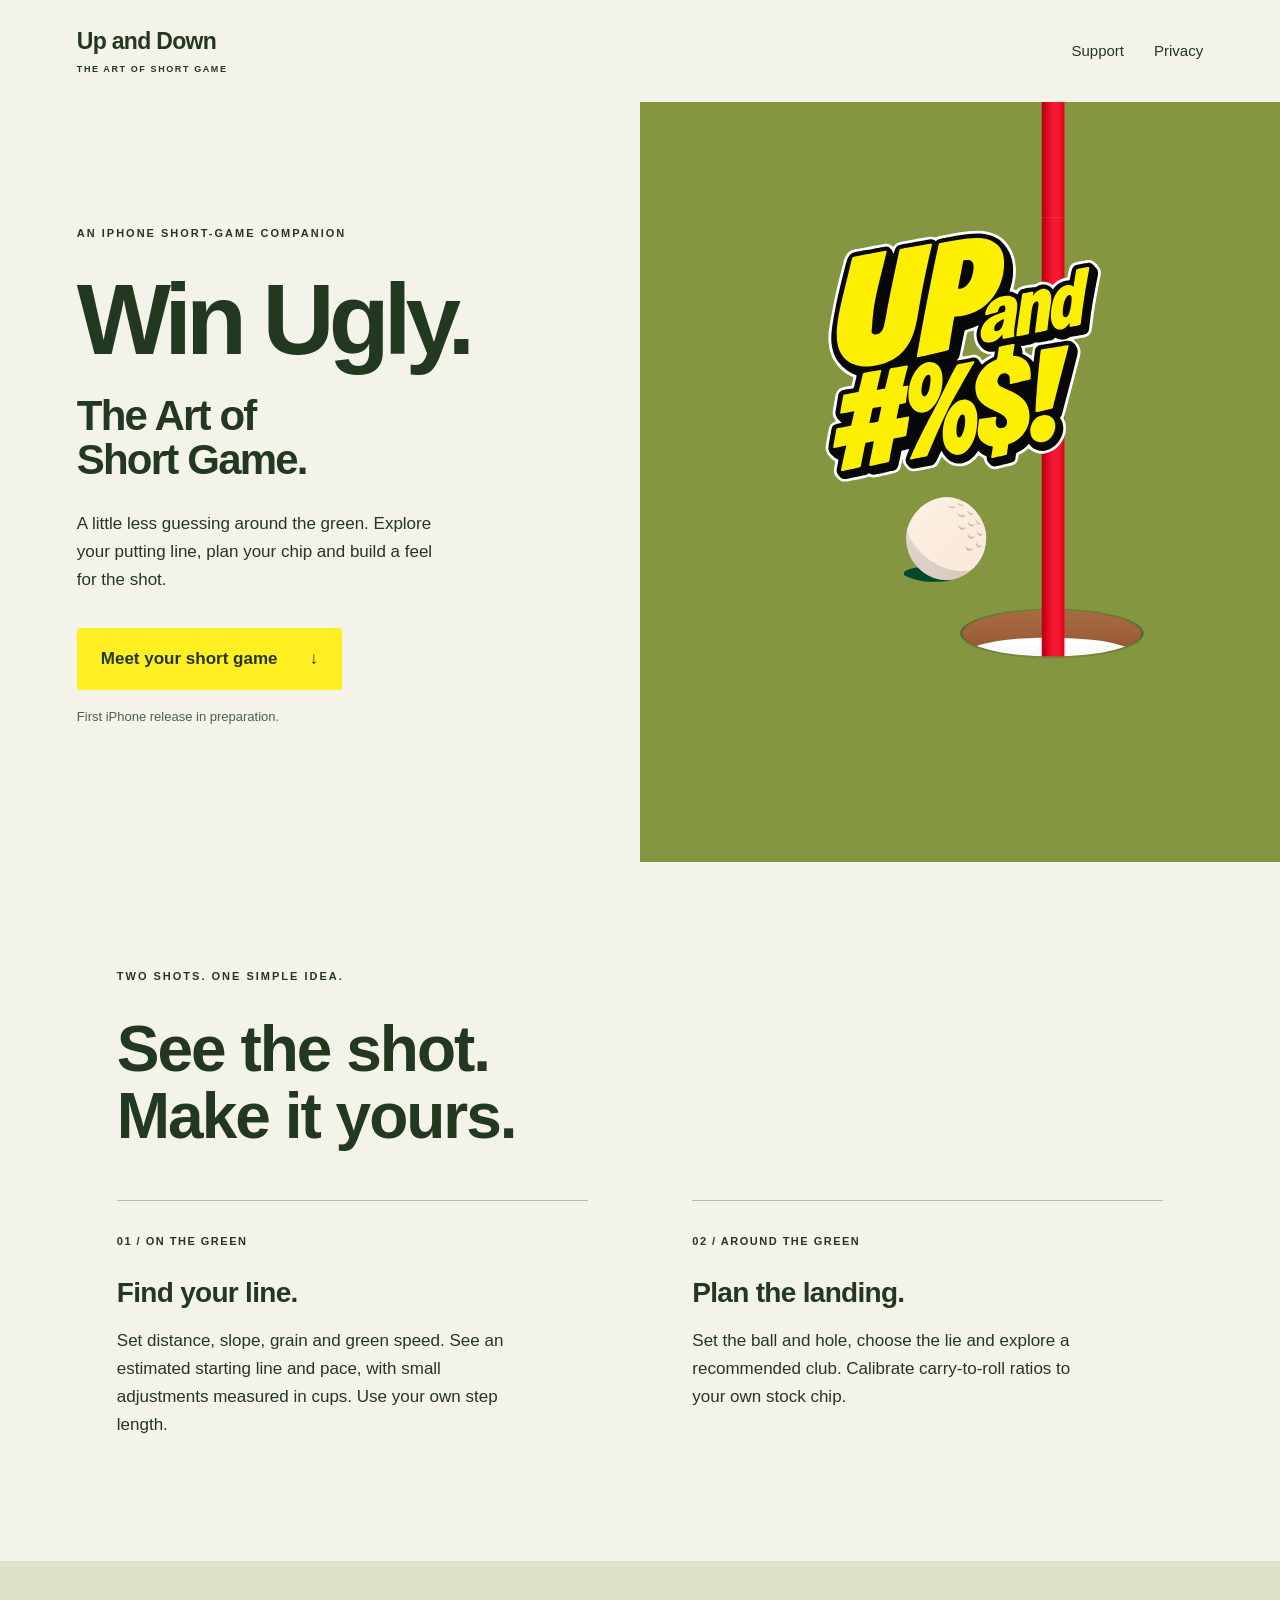
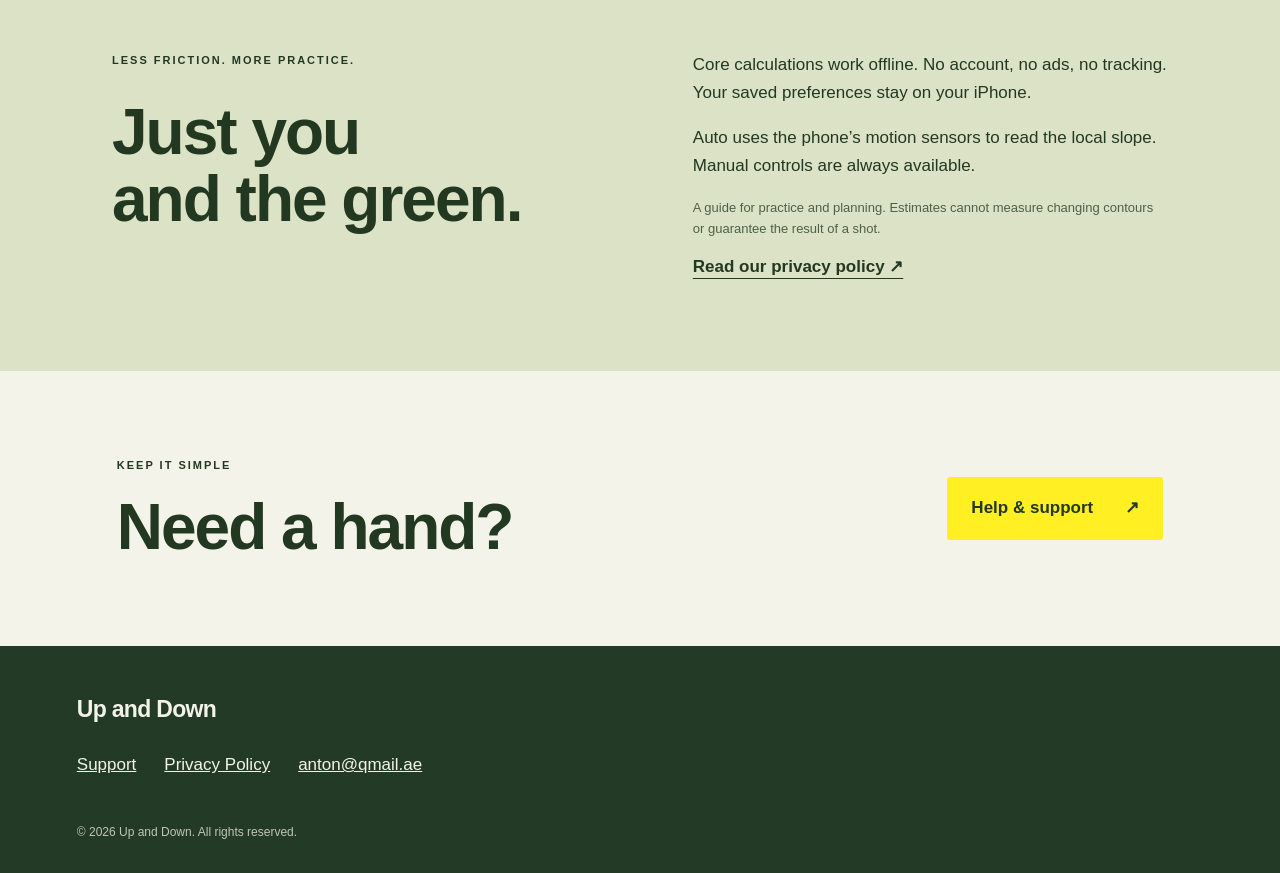
<file: index.html>
<!doctype html><html lang="en"><head><base href="/"><meta charset="utf-8"><meta name="viewport" content="width=device-width,initial-scale=1"><meta name="description" content="Up and Down — an iPhone companion for putting and chipping. Support, practical guidance and privacy information."><meta name="theme-color" content="#849640"><link rel="icon" href="assets/icon.png"><link rel="stylesheet" href="style.css?v=20261108-vector"><title>Win Ugly. · Up and Down</title></head><body><a class="skip" href="#main">Skip to content</a><header><a class="brand" href="">Up and Down<span>THE ART OF SHORT GAME</span></a><nav aria-label="Main navigation"><a href="support/">Support</a><a href="privacy/">Privacy</a></nav></header><main id="main"><section class="hero"><div class="hero-copy"><p class="eyebrow">AN IPHONE SHORT-GAME COMPANION</p><h1>Win Ugly.</h1><p class="tagline">The Art of<br>Short Game.</p><p class="intro">A little less guessing around the green. Explore your putting line, plan your chip and build a feel for the shot.</p><a class="cta" href="#game">Meet your short game <span>↓</span></a><p class="launch-note">First iPhone release in preparation.</p></div><div class="hero-art"><img src="assets/brand.svg?v=20261108-spacing" alt="Up and Down golf illustration with a ball beside the hole" fetchpriority="high"></div></section><section class="game-section" id="game"><p class="eyebrow">TWO SHOTS. ONE SIMPLE IDEA.</p><h2>See the shot.<br>Make it yours.</h2><div class="game-grid"><article><span class="section-number">01 / ON THE GREEN</span><h3>Find your line.</h3><p>Set distance, slope, grain and green speed. See an estimated starting line and pace, with small adjustments measured in cups. Use your own step length.</p></article><article><span class="section-number">02 / AROUND THE GREEN</span><h3>Plan the landing.</h3><p>Set the ball and hole, choose the lie and explore a recommended club. Calibrate carry-to-roll ratios to your own stock chip.</p></article></div></section><section class="quiet"><div><p class="eyebrow">LESS FRICTION. MORE PRACTICE.</p><h2>Just you<br>and the green.</h2></div><div><p>Core calculations work offline. No account, no ads, no tracking. Your saved preferences stay on your iPhone.</p><p>Auto uses the phone’s motion sensors to read the local slope. Manual controls are always available.</p><p class="small">A guide for practice and planning. Estimates cannot measure changing contours or guarantee the result of a shot.</p><a class="text-link" href="privacy/">Read our privacy policy ↗</a></div></section><section class="support-strip"><div><p class="eyebrow">KEEP IT SIMPLE</p><h2>Need a hand?</h2></div><a class="cta" href="support/">Help &amp; support <span>↗</span></a></section></main><footer><a class="brand" href="">Up and Down</a><div><a href="support/">Support</a><a href="privacy/">Privacy Policy</a><a href="mailto:anton@qmail.ae">anton@qmail.ae</a></div><p>© 2026 Up and Down. All rights reserved.</p></footer></body></html>
</file>
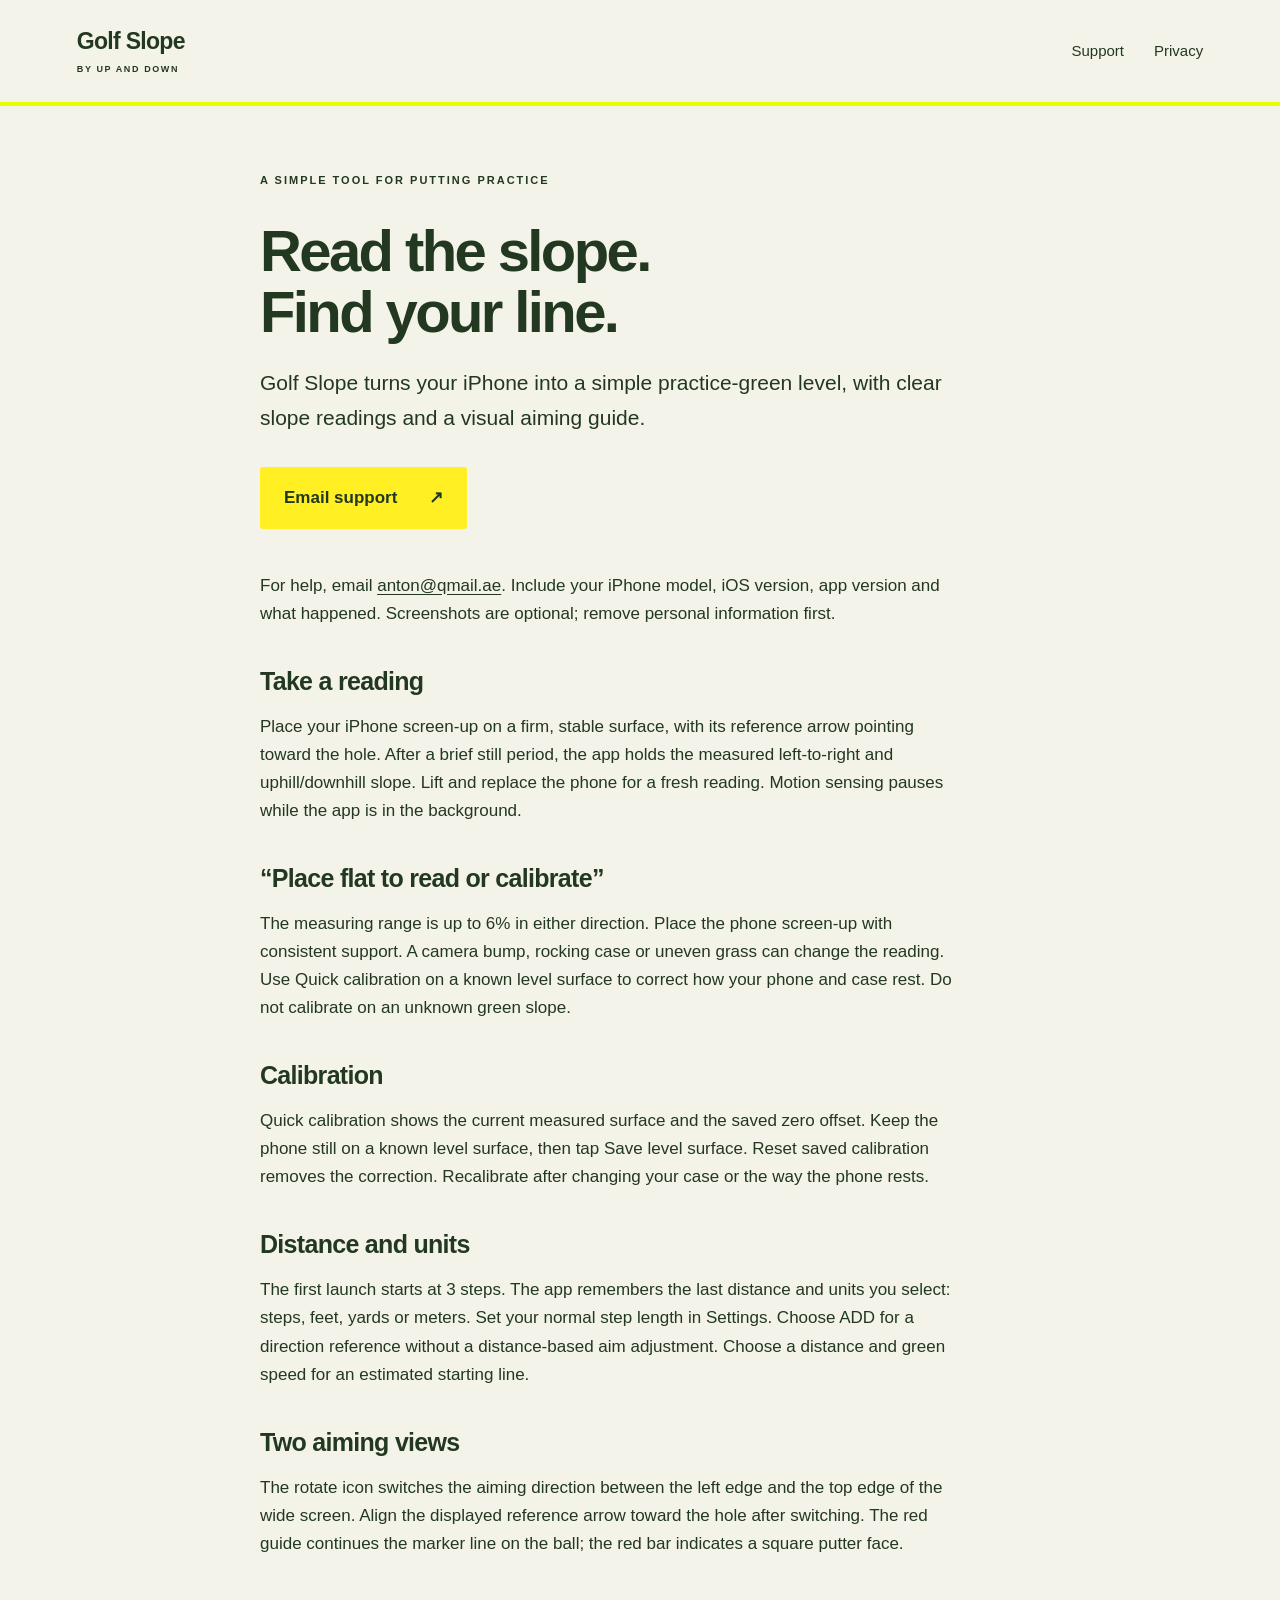
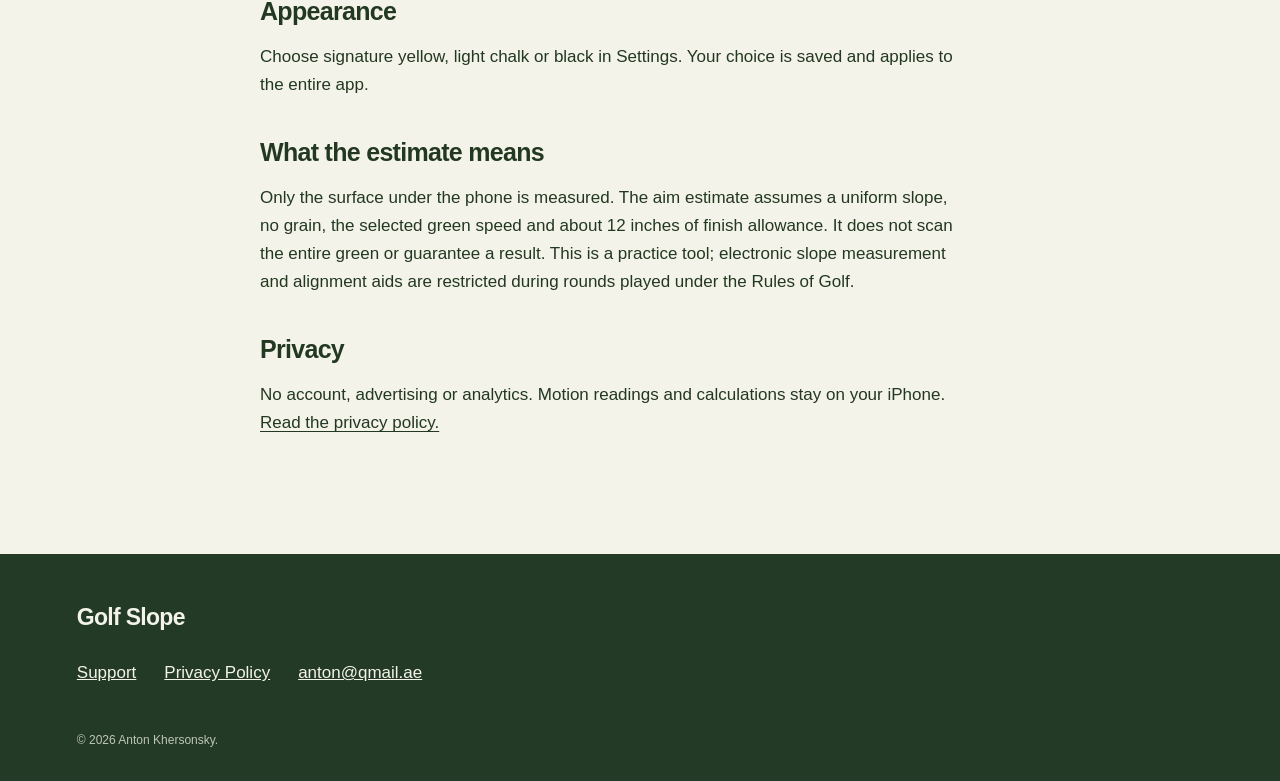
<file: golf-slope/index.html>
<!doctype html><html lang="en"><head><meta charset="utf-8"><meta name="viewport" content="width=device-width,initial-scale=1"><meta name="theme-color" content="#E6FF00"><link rel="stylesheet" href="/style.css"><title>Support · Golf Slope</title><style>.brand{font-style:normal}header{border-bottom:4px solid #e6ff00}h1{letter-spacing:-.05em}a:focus-visible{outline:3px solid #14744d;outline-offset:4px}</style></head><body><a class="skip" href="#main">Skip to content</a><header><a class="brand" href="/golf-slope/">Golf Slope<span>BY UP AND DOWN</span></a><nav aria-label="Main navigation"><a href="/golf-slope/">Support</a><a href="/golf-slope/privacy/">Privacy</a></nav></header><main id="main" class="article"><p class="eyebrow">A SIMPLE TOOL FOR PUTTING PRACTICE</p><h1>Read the slope.<br>Find your line.</h1><p class="lead">Golf Slope turns your iPhone into a simple practice-green level, with clear slope readings and a visual aiming guide.</p><a class="cta" href="mailto:anton@qmail.ae?subject=Golf%20Slope%20support">Email support <span>↗</span></a><p>For help, email <a href="mailto:anton@qmail.ae?subject=Golf%20Slope%20support">anton@qmail.ae</a>. Include your iPhone model, iOS version, app version and what happened. Screenshots are optional; remove personal information first.</p>
<h3>Take a reading</h3><p>Place your iPhone screen-up on a firm, stable surface, with its reference arrow pointing toward the hole. After a brief still period, the app holds the measured left-to-right and uphill/downhill slope. Lift and replace the phone for a fresh reading. Motion sensing pauses while the app is in the background.</p>
<h3>“Place flat to read or calibrate”</h3><p>The measuring range is up to 6% in either direction. Place the phone screen-up with consistent support. A camera bump, rocking case or uneven grass can change the reading. Use Quick calibration on a known level surface to correct how your phone and case rest. Do not calibrate on an unknown green slope.</p>
<h3>Calibration</h3><p>Quick calibration shows the current measured surface and the saved zero offset. Keep the phone still on a known level surface, then tap Save level surface. Reset saved calibration removes the correction. Recalibrate after changing your case or the way the phone rests.</p>
<h3>Distance and units</h3><p>The first launch starts at 3 steps. The app remembers the last distance and units you select: steps, feet, yards or meters. Set your normal step length in Settings. Choose ADD for a direction reference without a distance-based aim adjustment. Choose a distance and green speed for an estimated starting line.</p>
<h3>Two aiming views</h3><p>The rotate icon switches the aiming direction between the left edge and the top edge of the wide screen. Align the displayed reference arrow toward the hole after switching. The red guide continues the marker line on the ball; the red bar indicates a square putter face.</p>
<h3>Appearance</h3><p>Choose signature yellow, light chalk or black in Settings. Your choice is saved and applies to the entire app.</p>
<h3>What the estimate means</h3><p>Only the surface under the phone is measured. The aim estimate assumes a uniform slope, no grain, the selected green speed and about 12 inches of finish allowance. It does not scan the entire green or guarantee a result. This is a practice tool; electronic slope measurement and alignment aids are restricted during rounds played under the Rules of Golf.</p>
<h3>Privacy</h3><p>No account, advertising or analytics. Motion readings and calculations stay on your iPhone. <a href="/golf-slope/privacy/">Read the privacy policy.</a></p></main><footer><a class="brand" href="/golf-slope/">Golf Slope</a><div><a href="/golf-slope/">Support</a><a href="/golf-slope/privacy/">Privacy Policy</a><a href="mailto:anton@qmail.ae">anton@qmail.ae</a></div><p>© 2026 Anton Khersonsky.</p></footer></body></html>
</file>
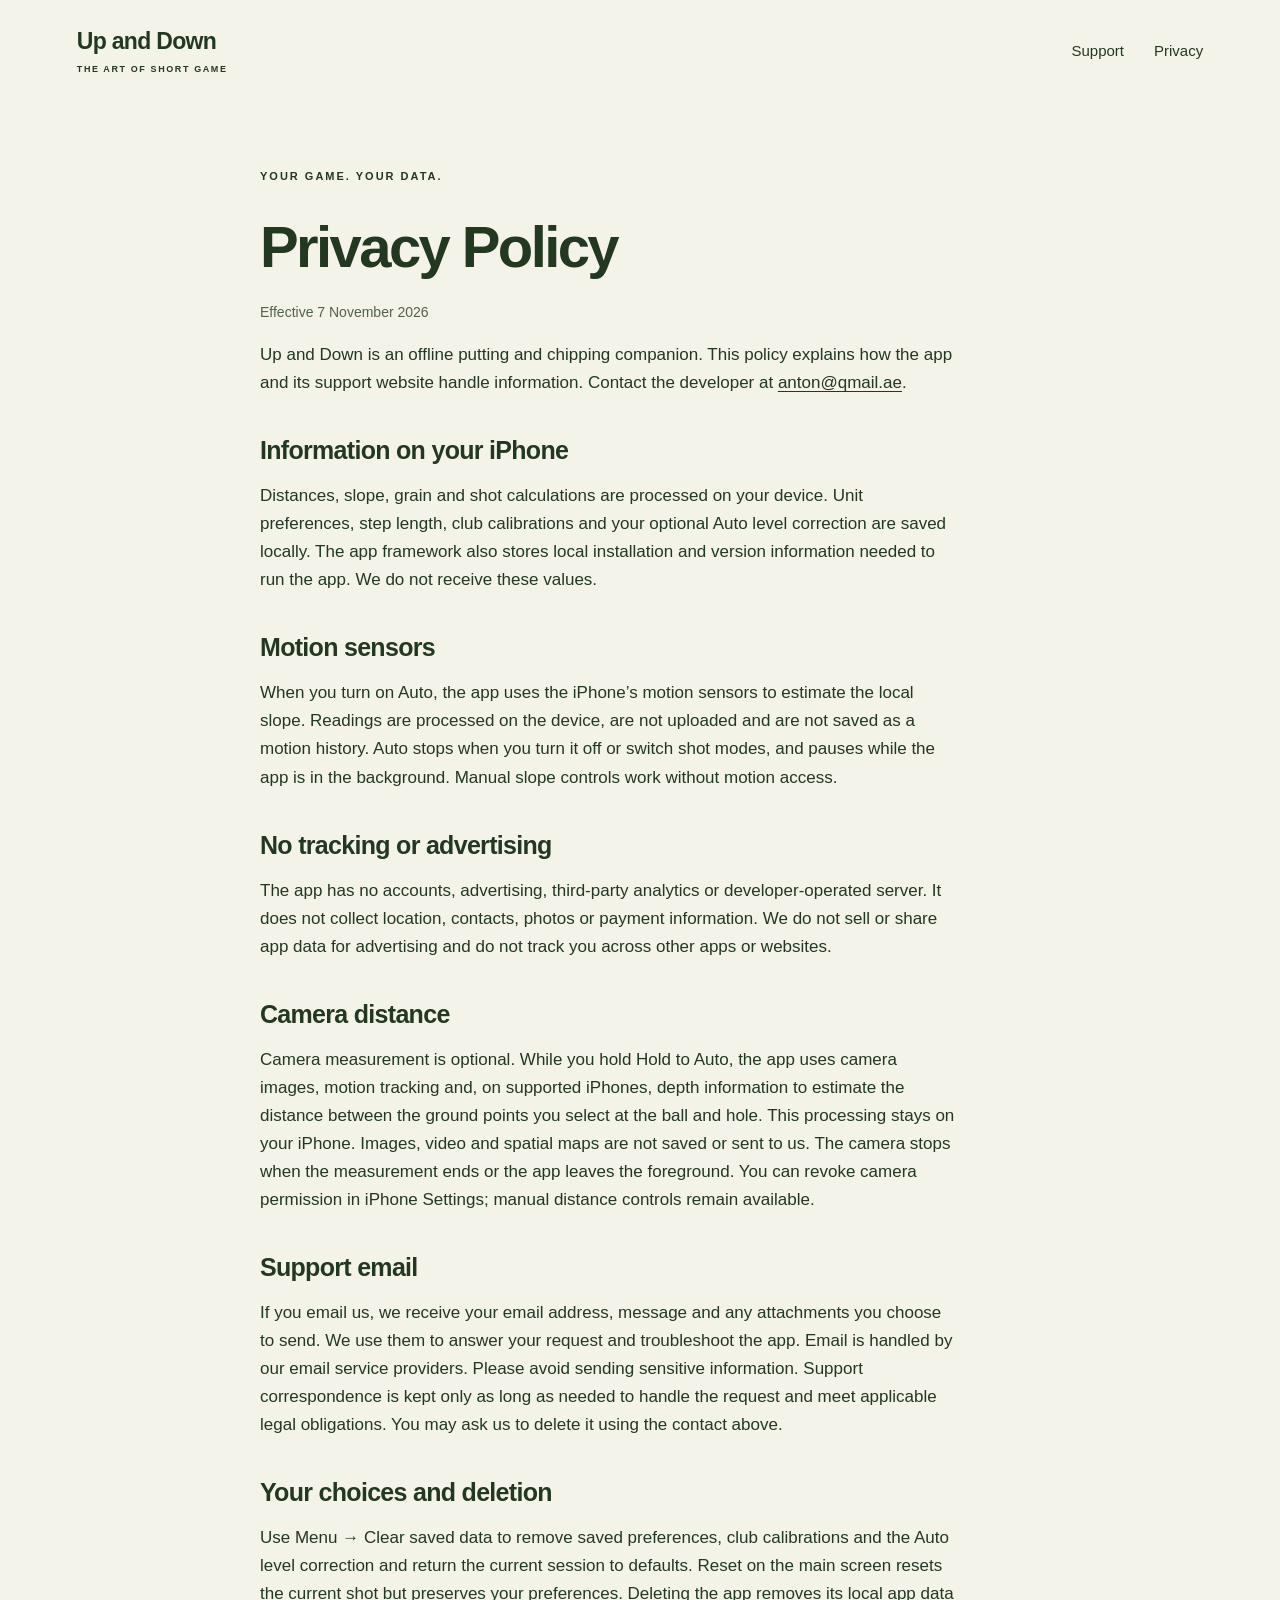
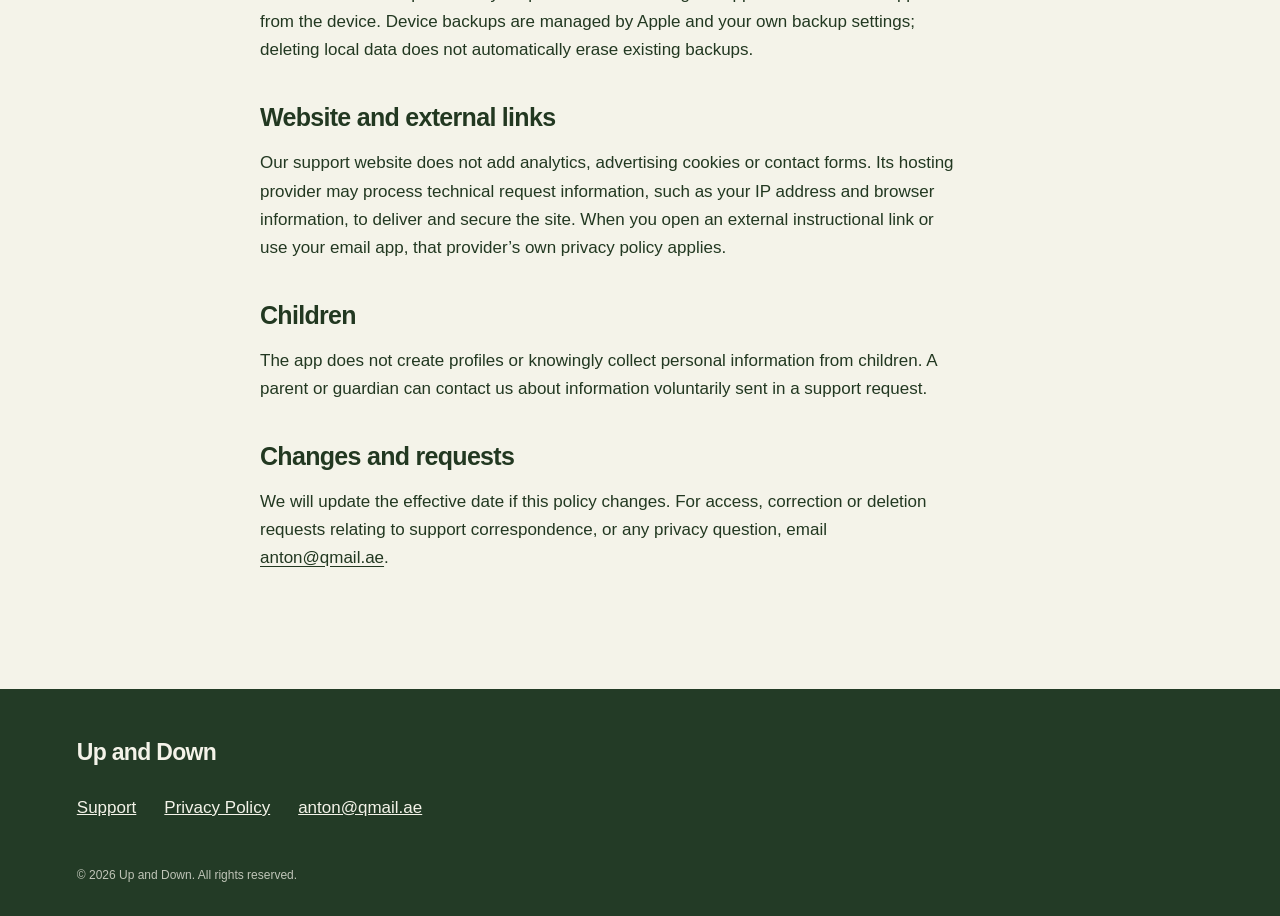
<file: privacy/index.html>
<!doctype html><html lang="en"><head><base href="/"><meta charset="utf-8"><meta name="viewport" content="width=device-width,initial-scale=1"><meta name="description" content="Up and Down — an iPhone companion for putting and chipping. Support, practical guidance and privacy information."><meta name="theme-color" content="#849640"><link rel="icon" href="assets/icon.png"><link rel="stylesheet" href="style.css"><title>Privacy Policy · Up and Down</title></head><body><a class="skip" href="privacy/#main">Skip to content</a><header><a class="brand" href="">Up and Down<span>THE ART OF SHORT GAME</span></a><nav aria-label="Main navigation"><a href="support/">Support</a><a href="privacy/">Privacy</a></nav></header><main id="main" class="article"><p class="eyebrow">YOUR GAME. YOUR DATA.</p><h1>Privacy Policy</h1><p class="policy-date">Effective 7 November 2026</p>
<p>Up and Down is an offline putting and chipping companion. This policy explains how the app and its support website handle information. Contact the developer at <a href="mailto:anton@qmail.ae">anton@qmail.ae</a>.</p>
<h3>Information on your iPhone</h3><p>Distances, slope, grain and shot calculations are processed on your device. Unit preferences, step length, club calibrations and your optional Auto level correction are saved locally. The app framework also stores local installation and version information needed to run the app. We do not receive these values.</p>
<h3>Motion sensors</h3><p>When you turn on Auto, the app uses the iPhone’s motion sensors to estimate the local slope. Readings are processed on the device, are not uploaded and are not saved as a motion history. Auto stops when you turn it off or switch shot modes, and pauses while the app is in the background. Manual slope controls work without motion access.</p>
<h3>No tracking or advertising</h3><p>The app has no accounts, advertising, third-party analytics or developer-operated server. It does not collect location, contacts, photos or payment information. We do not sell or share app data for advertising and do not track you across other apps or websites.</p>
<h3>Camera distance</h3><p>Camera measurement is optional. While you hold Hold to Auto, the app uses camera images, motion tracking and, on supported iPhones, depth information to estimate the distance between the ground points you select at the ball and hole. This processing stays on your iPhone. Images, video and spatial maps are not saved or sent to us. The camera stops when the measurement ends or the app leaves the foreground. You can revoke camera permission in iPhone Settings; manual distance controls remain available.</p>
<h3>Support email</h3><p>If you email us, we receive your email address, message and any attachments you choose to send. We use them to answer your request and troubleshoot the app. Email is handled by our email service providers. Please avoid sending sensitive information. Support correspondence is kept only as long as needed to handle the request and meet applicable legal obligations. You may ask us to delete it using the contact above.</p>
<h3>Your choices and deletion</h3><p>Use Menu → Clear saved data to remove saved preferences, club calibrations and the Auto level correction and return the current session to defaults. Reset on the main screen resets the current shot but preserves your preferences. Deleting the app removes its local app data from the device. Device backups are managed by Apple and your own backup settings; deleting local data does not automatically erase existing backups.</p>
<h3>Website and external links</h3><p>Our support website does not add analytics, advertising cookies or contact forms. Its hosting provider may process technical request information, such as your IP address and browser information, to deliver and secure the site. When you open an external instructional link or use your email app, that provider’s own privacy policy applies.</p>
<h3>Children</h3><p>The app does not create profiles or knowingly collect personal information from children. A parent or guardian can contact us about information voluntarily sent in a support request.</p>
<h3>Changes and requests</h3><p>We will update the effective date if this policy changes. For access, correction or deletion requests relating to support correspondence, or any privacy question, email <a href="mailto:anton@qmail.ae">anton@qmail.ae</a>.</p></main><footer><a class="brand" href="">Up and Down</a><div><a href="support/">Support</a><a href="privacy/">Privacy Policy</a><a href="mailto:anton@qmail.ae">anton@qmail.ae</a></div><p>© 2026 Up and Down. All rights reserved.</p></footer></body></html>
</file>
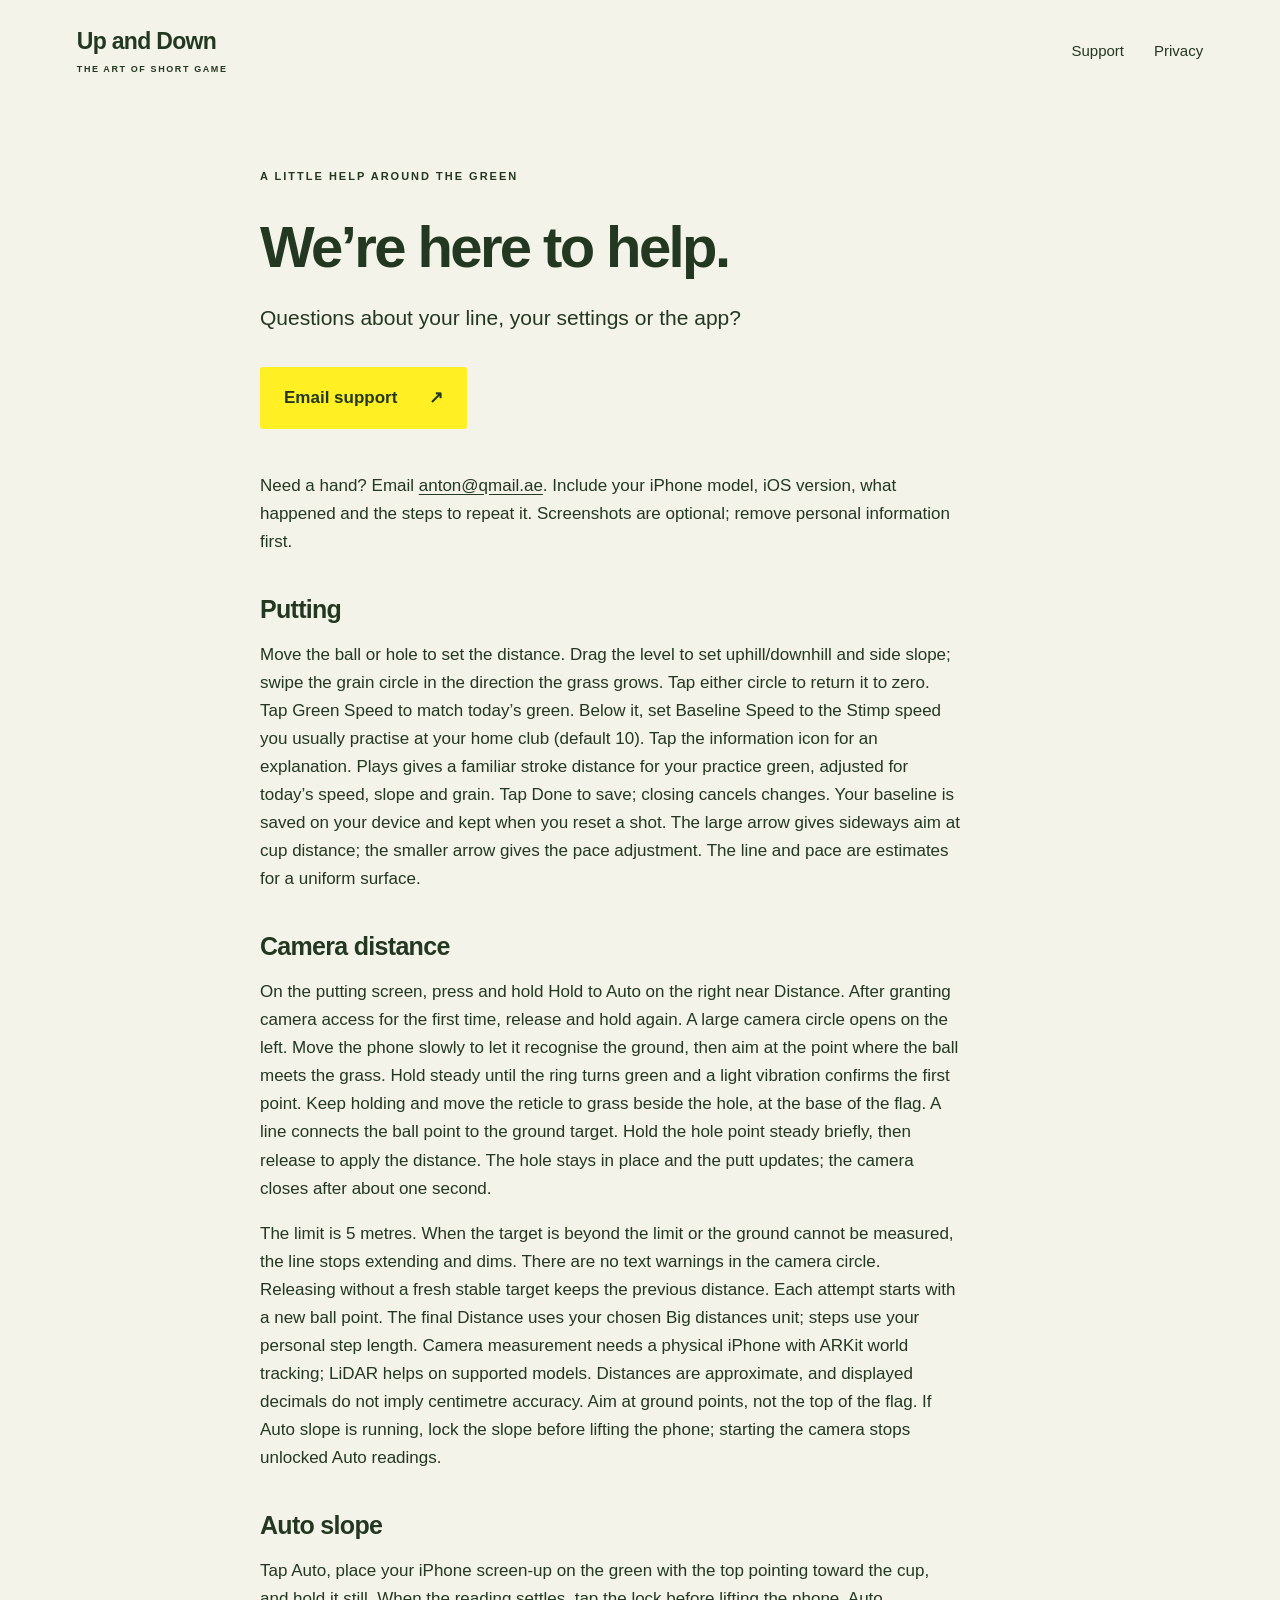
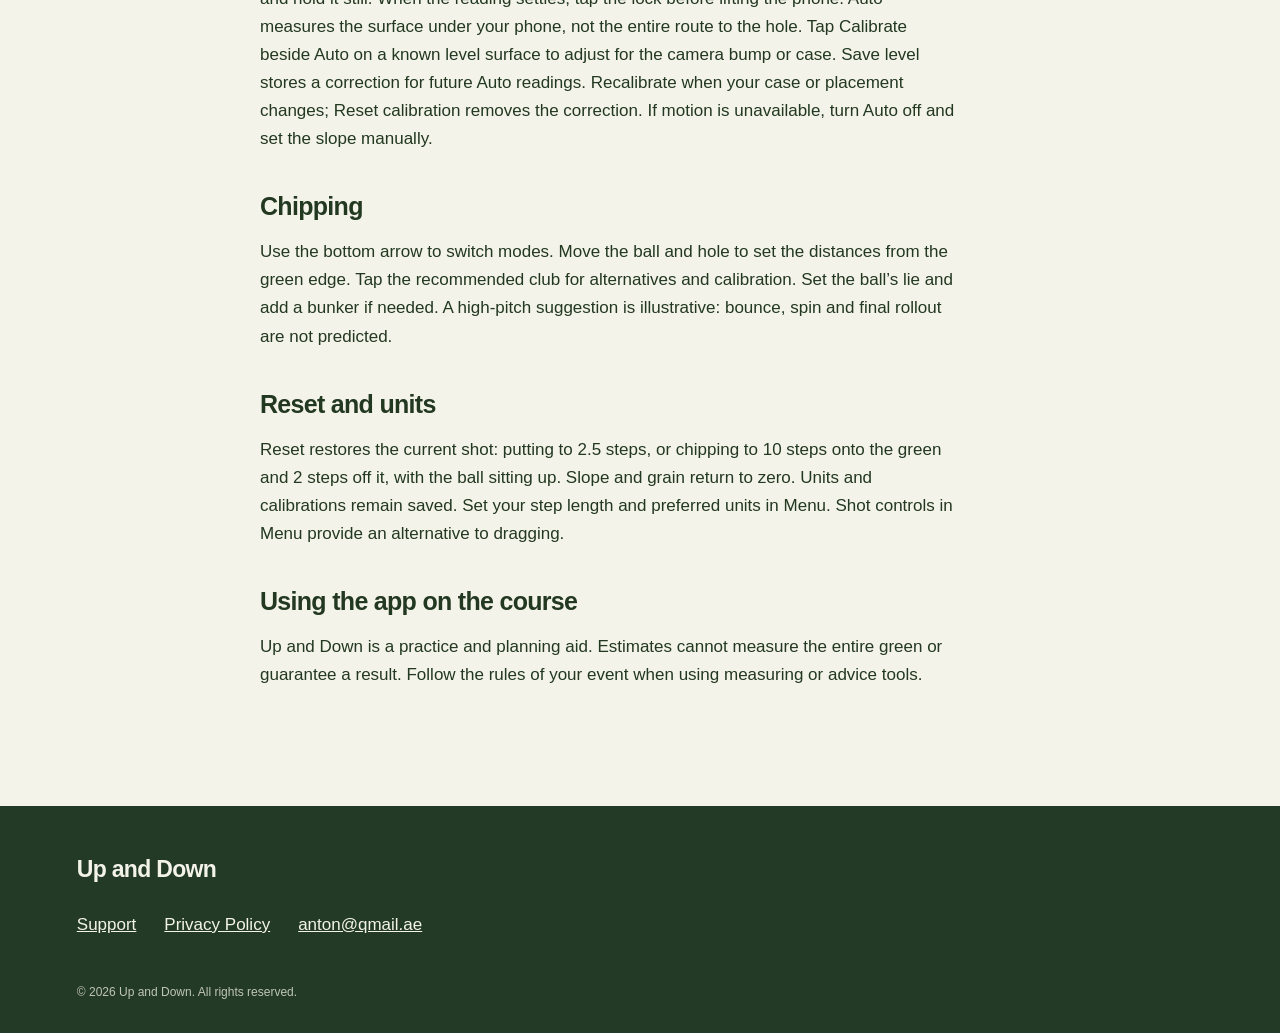
<file: support/index.html>
<!doctype html><html lang="en"><head><base href="/"><meta charset="utf-8"><meta name="viewport" content="width=device-width,initial-scale=1"><meta name="description" content="Up and Down — an iPhone companion for putting and chipping. Support, practical guidance and privacy information."><meta name="theme-color" content="#849640"><link rel="icon" href="assets/icon.png"><link rel="stylesheet" href="style.css"><title>Support · Up and Down</title></head><body><a class="skip" href="support/#main">Skip to content</a><header><a class="brand" href="">Up and Down<span>THE ART OF SHORT GAME</span></a><nav aria-label="Main navigation"><a href="support/">Support</a><a href="privacy/">Privacy</a></nav></header><main id="main" class="article"><p class="eyebrow">A LITTLE HELP AROUND THE GREEN</p><h1>We’re here to help.</h1><p class="lead">Questions about your line, your settings or the app?</p><a class="cta" href="mailto:anton@qmail.ae?subject=Up%20and%20Down%20support">Email support <span>↗</span></a><p>Need a hand? Email <a href="mailto:anton@qmail.ae?subject=Up%20and%20Down%20support">anton@qmail.ae</a>. Include your iPhone model, iOS version, what happened and the steps to repeat it. Screenshots are optional; remove personal information first.</p>
<h3>Putting</h3><p>Move the ball or hole to set the distance. Drag the level to set uphill/downhill and side slope; swipe the grain circle in the direction the grass grows. Tap either circle to return it to zero. Tap Green Speed to match today’s green. Below it, set Baseline Speed to the Stimp speed you usually practise at your home club (default 10). Tap the information icon for an explanation. Plays gives a familiar stroke distance for your practice green, adjusted for today’s speed, slope and grain. Tap Done to save; closing cancels changes. Your baseline is saved on your device and kept when you reset a shot. The large arrow gives sideways aim at cup distance; the smaller arrow gives the pace adjustment. The line and pace are estimates for a uniform surface.</p>
<h3>Camera distance</h3><p>On the putting screen, press and hold Hold to Auto on the right near Distance. After granting camera access for the first time, release and hold again. A large camera circle opens on the left. Move the phone slowly to let it recognise the ground, then aim at the point where the ball meets the grass. Hold steady until the ring turns green and a light vibration confirms the first point. Keep holding and move the reticle to grass beside the hole, at the base of the flag. A line connects the ball point to the ground target. Hold the hole point steady briefly, then release to apply the distance. The hole stays in place and the putt updates; the camera closes after about one second.</p><p>The limit is 5 metres. When the target is beyond the limit or the ground cannot be measured, the line stops extending and dims. There are no text warnings in the camera circle. Releasing without a fresh stable target keeps the previous distance. Each attempt starts with a new ball point. The final Distance uses your chosen Big distances unit; steps use your personal step length. Camera measurement needs a physical iPhone with ARKit world tracking; LiDAR helps on supported models. Distances are approximate, and displayed decimals do not imply centimetre accuracy. Aim at ground points, not the top of the flag. If Auto slope is running, lock the slope before lifting the phone; starting the camera stops unlocked Auto readings.</p>
<h3>Auto slope</h3><p>Tap Auto, place your iPhone screen-up on the green with the top pointing toward the cup, and hold it still. When the reading settles, tap the lock before lifting the phone. Auto measures the surface under your phone, not the entire route to the hole. Tap Calibrate beside Auto on a known level surface to adjust for the camera bump or case. Save level stores a correction for future Auto readings. Recalibrate when your case or placement changes; Reset calibration removes the correction. If motion is unavailable, turn Auto off and set the slope manually.</p>
<h3>Chipping</h3><p>Use the bottom arrow to switch modes. Move the ball and hole to set the distances from the green edge. Tap the recommended club for alternatives and calibration. Set the ball’s lie and add a bunker if needed. A high-pitch suggestion is illustrative: bounce, spin and final rollout are not predicted.</p>
<h3>Reset and units</h3><p>Reset restores the current shot: putting to 2.5 steps, or chipping to 10 steps onto the green and 2 steps off it, with the ball sitting up. Slope and grain return to zero. Units and calibrations remain saved. Set your step length and preferred units in Menu. Shot controls in Menu provide an alternative to dragging.</p>
<h3>Using the app on the course</h3><p>Up and Down is a practice and planning aid. Estimates cannot measure the entire green or guarantee a result. Follow the rules of your event when using measuring or advice tools.</p></main><footer><a class="brand" href="">Up and Down</a><div><a href="support/">Support</a><a href="privacy/">Privacy Policy</a><a href="mailto:anton@qmail.ae">anton@qmail.ae</a></div><p>© 2026 Up and Down. All rights reserved.</p></footer></body></html>
</file>
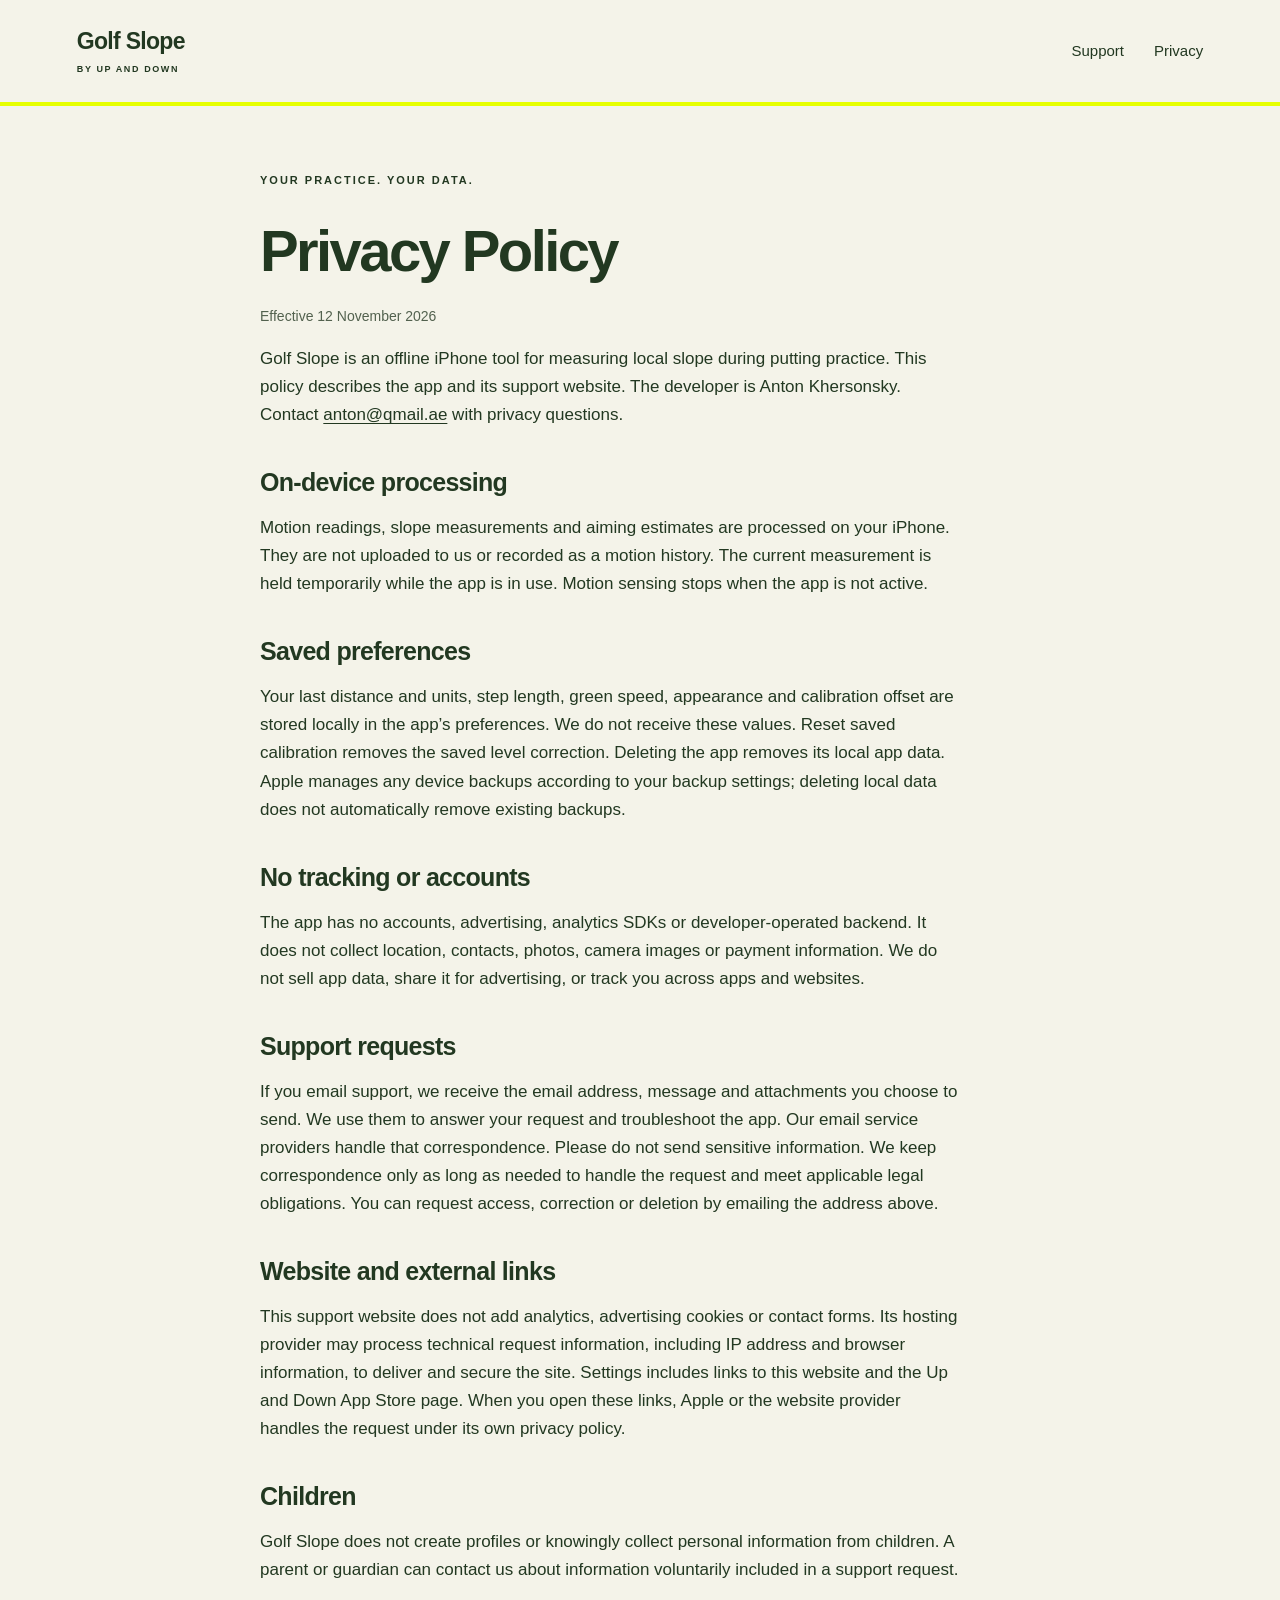
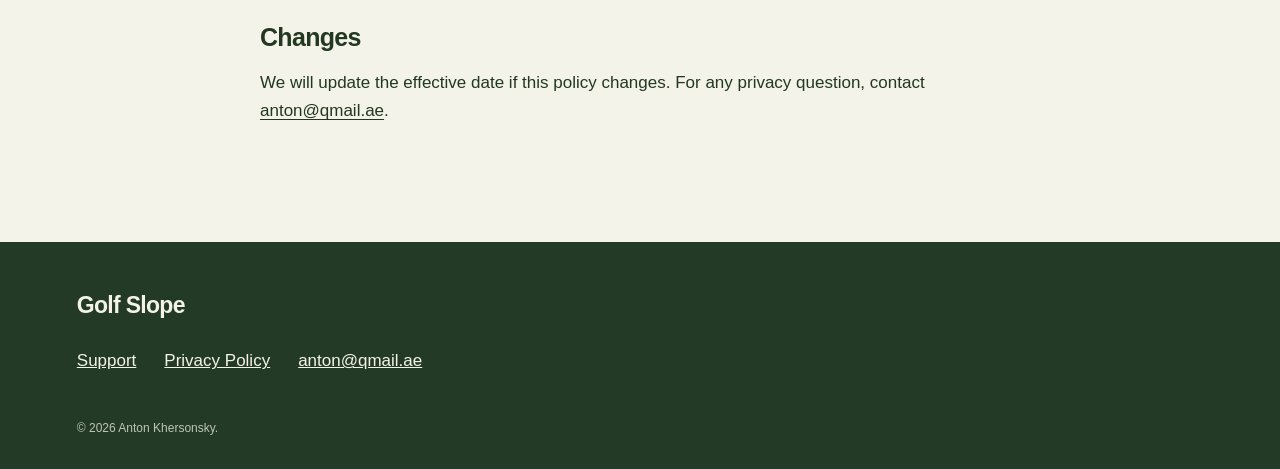
<file: golf-slope/privacy/index.html>
<!doctype html><html lang="en"><head><meta charset="utf-8"><meta name="viewport" content="width=device-width,initial-scale=1"><meta name="theme-color" content="#E6FF00"><link rel="stylesheet" href="/style.css"><title>Privacy Policy · Golf Slope</title><style>.brand{font-style:normal}header{border-bottom:4px solid #e6ff00}h1{letter-spacing:-.05em}a:focus-visible{outline:3px solid #14744d;outline-offset:4px}</style></head><body><a class="skip" href="#main">Skip to content</a><header><a class="brand" href="/golf-slope/">Golf Slope<span>BY UP AND DOWN</span></a><nav aria-label="Main navigation"><a href="/golf-slope/">Support</a><a href="/golf-slope/privacy/">Privacy</a></nav></header><main id="main" class="article"><p class="eyebrow">YOUR PRACTICE. YOUR DATA.</p><h1>Privacy Policy</h1><p class="policy-date">Effective 12 November 2026</p>
<p>Golf Slope is an offline iPhone tool for measuring local slope during putting practice. This policy describes the app and its support website. The developer is Anton Khersonsky. Contact <a href="mailto:anton@qmail.ae">anton@qmail.ae</a> with privacy questions.</p>
<h3>On-device processing</h3><p>Motion readings, slope measurements and aiming estimates are processed on your iPhone. They are not uploaded to us or recorded as a motion history. The current measurement is held temporarily while the app is in use. Motion sensing stops when the app is not active.</p>
<h3>Saved preferences</h3><p>Your last distance and units, step length, green speed, appearance and calibration offset are stored locally in the app’s preferences. We do not receive these values. Reset saved calibration removes the saved level correction. Deleting the app removes its local app data. Apple manages any device backups according to your backup settings; deleting local data does not automatically remove existing backups.</p>
<h3>No tracking or accounts</h3><p>The app has no accounts, advertising, analytics SDKs or developer-operated backend. It does not collect location, contacts, photos, camera images or payment information. We do not sell app data, share it for advertising, or track you across apps and websites.</p>
<h3>Support requests</h3><p>If you email support, we receive the email address, message and attachments you choose to send. We use them to answer your request and troubleshoot the app. Our email service providers handle that correspondence. Please do not send sensitive information. We keep correspondence only as long as needed to handle the request and meet applicable legal obligations. You can request access, correction or deletion by emailing the address above.</p>
<h3>Website and external links</h3><p>This support website does not add analytics, advertising cookies or contact forms. Its hosting provider may process technical request information, including IP address and browser information, to deliver and secure the site. Settings includes links to this website and the Up and Down App Store page. When you open these links, Apple or the website provider handles the request under its own privacy policy.</p>
<h3>Children</h3><p>Golf Slope does not create profiles or knowingly collect personal information from children. A parent or guardian can contact us about information voluntarily included in a support request.</p>
<h3>Changes</h3><p>We will update the effective date if this policy changes. For any privacy question, contact <a href="mailto:anton@qmail.ae">anton@qmail.ae</a>.</p></main><footer><a class="brand" href="/golf-slope/">Golf Slope</a><div><a href="/golf-slope/">Support</a><a href="/golf-slope/privacy/">Privacy Policy</a><a href="mailto:anton@qmail.ae">anton@qmail.ae</a></div><p>© 2026 Anton Khersonsky.</p></footer></body></html>
</file>
<file: style.css>
*{box-sizing:border-box}html{scroll-behavior:smooth}body{margin:0;background:#f4f3e9;color:#223821;font:17px/1.65 -apple-system,BlinkMacSystemFont,"Helvetica Neue",sans-serif}a{color:inherit}header{max-width:1360px;margin:auto;padding:28px 6%;display:flex;align-items:center;justify-content:space-between;gap:24px}a.brand{text-decoration:none;font-size:23px;font-weight:750;letter-spacing:-.7px;line-height:1.2}.brand span{display:block;font-size:9px;letter-spacing:1.6px;font-weight:600;margin-top:8px}nav{display:flex;gap:30px}nav a{text-decoration:none;font-size:15px;padding:10px 0;min-height:44px}.hero{display:grid;grid-template-columns:1fr 1fr;min-height:710px;max-width:1360px;margin:auto}.hero-copy{padding:75px 8% 70px 12%;align-self:center}.eyebrow{font-size:11px;font-weight:750;letter-spacing:2px;margin:0 0 30px}.hero h1{font-size:clamp(66px,7.8vw,112px);line-height:.97;letter-spacing:-6px;margin:0 0 25px;font-weight:800}.tagline{font-size:42px;line-height:1.05;letter-spacing:-1.8px;font-weight:600;margin:0 0 28px}.intro{max-width:370px;margin-bottom:34px}.hero-art{background:#849640;overflow:hidden;min-height:710px}.hero-art img{height:100%;width:100%;object-fit:cover;object-position:center top}.cta{display:inline-flex;justify-content:space-between;gap:32px;align-items:center;background:#ffef23;color:#223821;padding:17px 24px;text-decoration:none;font-weight:650;border-radius:3px;min-height:52px}.cta:hover{background:#f4df16}.launch-note,.small{font-size:13px;color:#4d6049}.launch-note{margin-top:16px}.game-section{max-width:1200px;padding:105px 6%;margin:auto}h2{font-size:clamp(38px,5vw,64px);line-height:1.05;letter-spacing:-2px;margin:0 0 50px}.game-grid{display:grid;grid-template-columns:1fr 1fr;gap:10%}.game-grid article{border-top:1px solid #b5bca9;padding-top:25px}.section-number{font-size:11px;letter-spacing:1.5px;font-weight:700}h3{font-size:28px;letter-spacing:-.7px;line-height:1.2;margin:22px 0 14px}.game-grid p{max-width:390px}.quiet{background:#dce2c6;padding:90px max(6%,calc((100vw - 1056px)/2));display:grid;grid-template-columns:1fr 1fr;gap:10%}.quiet h2{margin-bottom:0}.quiet p:first-child{margin-top:0}.text-link{font-weight:650;text-underline-offset:6px}.support-strip{display:flex;justify-content:space-between;align-items:center;gap:24px;max-width:1200px;margin:auto;padding:85px 6%}.support-strip h2{margin-bottom:0}.support-strip .eyebrow{margin-bottom:20px}footer{padding:50px 6% 30px;background:#233b26;color:#f4f3e9}footer>div{display:flex;flex-wrap:wrap;gap:28px;margin-top:25px}footer a{min-height:44px}footer p{font-size:12px;opacity:.75;margin:28px 0 0}.article{max-width:820px;padding:65px 30px 100px;margin:auto}.article h1{font-size:58px;line-height:1.06;letter-spacing:-2.6px;margin:0 0 24px}.article h3{font-size:25px;margin-top:38px}.article p{max-width:700px}.article a:not(.cta){text-underline-offset:3px;overflow-wrap:anywhere}.article .lead{font-size:21px}.article .cta{margin:10px 0 26px}.policy-date{font-size:14px;color:#52614e}.skip{position:fixed;top:-100px;left:20px;z-index:10;background:#ffef23;padding:12px 24px}.skip:focus{top:10px}:focus-visible{outline:3px solid #bb371e;outline-offset:5px}@media(max-width:700px){header{padding:22px 6%}.brand span{font-size:8px}nav{gap:18px}.hero{grid-template-columns:1fr}.hero-copy{padding:55px 7% 45px}.hero h1{font-size:80px;letter-spacing:-4px}.tagline{font-size:36px}.hero-art{min-height:0;height:600px;margin:0 6%}.hero-art img{object-fit:cover}.game-section{padding:70px 7%}.game-grid,.quiet{grid-template-columns:1fr;gap:35px}.quiet{padding:65px 7%}.support-strip{padding:65px 7%;align-items:flex-start;flex-direction:column}.article{padding:45px 7% 65px}.article h1{font-size:44px}.article h3{font-size:23px}h2{margin-bottom:35px}}@media(prefers-reduced-motion:reduce){html{scroll-behavior:auto}}@media(min-width:701px){.hero{height:760px;min-height:0}.hero-art{height:760px;min-height:0}.hero-art img{object-fit:contain}.hero-copy{padding-top:45px;padding-bottom:45px}}
</file>
